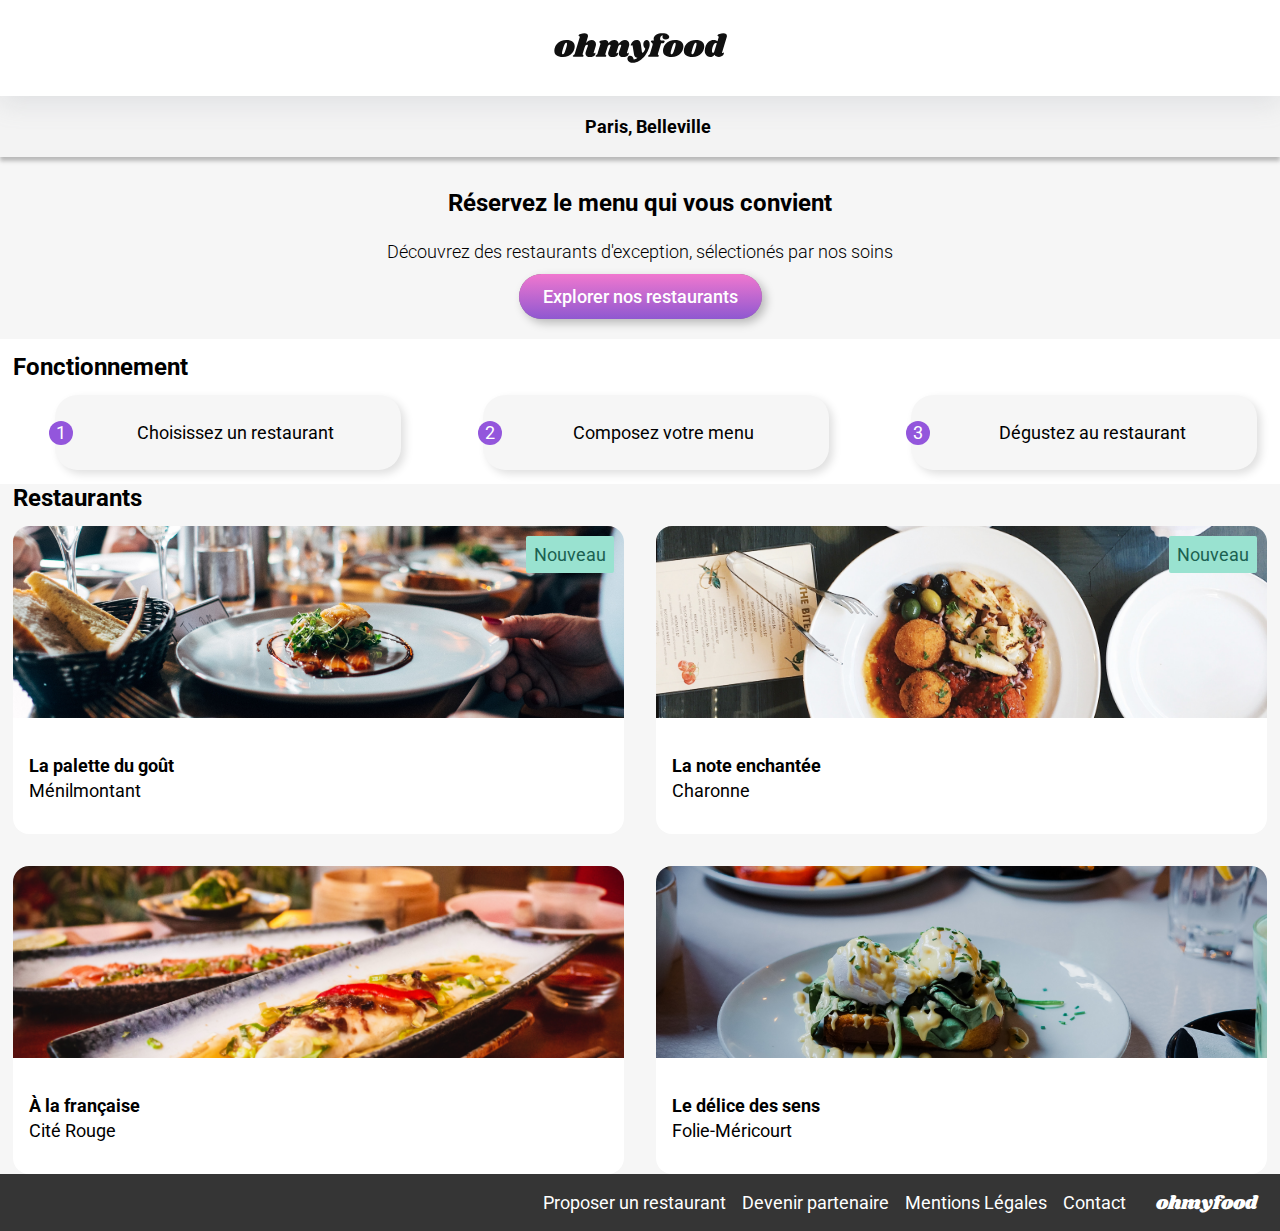
<file: index.html>
<!DOCTYPE html>
<html lang="fr">

<head>
    <meta charset="utf-8">
    <meta name="viewport" content="width=device-width, initial-scale=1" />
    <title>Oh My Food</title>
    <link rel="preconnect" href="https://fonts.googleapis.com">
    <link rel="preconnect" href="https://fonts.gstatic.com" crossorigin>
    <link
        href="https://fonts.googleapis.com/css2?family=Roboto:ital,wght@0,100;0,300;0,400;0,500;0,700;0,900;1,100;1,300;1,400;1,500;1,700;1,900&display=swap"
        rel="stylesheet">
    <link rel="preconnect" href="https://fonts.googleapis.com">
    <link rel="preconnect" href="https://fonts.gstatic.com" crossorigin>
    <link href="https://fonts.googleapis.com/css2?family=Shrikhand&display=swap" rel="stylesheet">
    <link rel="stylesheet" href="https://cdnjs.cloudflare.com/ajax/libs/font-awesome/6.2.1/css/all.min.css"
        integrity="sha512-MV7K8+y+gLIBoVD59lQIYicR65iaqukzvf/nwasF0nqhPay5w/9lJmVM2hMDcnK1OnMGCdVK+iQrJ7lzPJQd1w=="
        crossorigin="anonymous" referrerpolicy="no-referrer" />
    <link href="style.css" rel="stylesheet">

</head>

<body>
    <div class="loader__container">
        <div class="loader"></div>
    </div>
    <header>
        <div class="header flexcenter">
            <img class="headerlogo" src="images/logo/ohmyfood@2x.svg" height="30" width="173" alt="logo Oh my food">
        </div>
    </header>
    <main>
        <section id="location" class="local">
            <i class="fa-solid fa-location-dot local__icon" aria-hidden="true"></i>
            <span class="local__text">Paris, Belleville</span>
        </section>
        <section id="Hero" class="hero fond">
            <h2 class="hero__title">Réservez le menu qui
                vous convient
            </h2>
            <p class="hero__subtitle"> Découvrez des restaurants d'exception, sélectionés par nos soins</p>
            <a class="hero__btn"> Explorer nos restaurants</a>
        </section>
        <section id="Tuto" class="tuto">
            <div class="container">
                <h2 class="tuto__title">Fonctionnement</h2>
                <ol class="tuto__steps">
                    <li class="tuto__step flexcenter">
                        <p class="elipse flexcenter">1</p>
                        <i class="fa-solid fa-mobile-screen-button tuto__icon"></i>
                        <span class="text">Choisissez un restaurant</span>
                    </li>
                    <li class="tuto__step flexcenter">
                        <p class="elipse flexcenter">2</p>
                        <i class="fa-solid fa-list-ul tuto__icon"></i>
                        <span class="text">Composez votre menu</span>
                    </li>
                    <li class="tuto__step flexcenter">
                        <p class="elipse flexcenter">3</p>
                        <i class="fa-solid fa-store tuto__icon"></i>
                        <span class="text">Dégustez au restaurant</span>
                    </li>
                </ol>
            </div>
        </section>
        <section id="restaurant" class="restaurant fond">
            <div class="container">
                <h2 class="restaurant__title">Restaurants</h2>
                <div class="cards">
                    <a class="card" href="lapalettedugout.html">
                        <img src="images/restaurants/jay-wennington-N_Y88TWmGwA-unsplash.jpg" alt="la palette du goût"
                            class="card__img">
                        <span class="card__badge">Nouveau</span>
                        <div class="card__footer">
                            <div class="card__content">
                                <h3 class="card__title">La palette du goût</h3>
                                <span class="card__subtitle">Ménilmontant</span>
                            </div>
                            <div class="card__btn menu__btn">
                                <i class="fa-regular fa-heart"></i>
                            </div>
                        </div>
                    </a>
                    <a class="card" href="lanoteenchante.html">
                        <img src="images/restaurants/stil-u2Lp8tXIcjw-unsplash.jpg" alt="la note enchantée"
                            class="card__img">
                        <span class="card__badge">Nouveau</span>
                        <div class="card__footer">
                            <div class="card__content">
                                <h3 class="card__title">La note enchantée</h3>
                                <span class="card__subtitle">Charonne</span>
                            </div>
                            <div class="card__btn menu__btn">
                                <i class="fa-regular fa-heart"></i>
                            </div>
                        </div>
                    </a>
                    <a class="card" href="alafrancaise.html">
                        <img src="images/restaurants/louis-hansel-shotsoflouis-qNBGVyOCY8Q-unsplash.jpg"
                            alt="À la française" class="card__img">
                        <div class="card__footer">
                            <div class="card__content">
                                <h3 class="card__title">À la française</h3>
                                <span class="card__subtitle">Cité Rouge</span>
                            </div>
                            <div class="card__btn menu__btn">
                                <i class="fa-regular fa-heart"></i>
                            </div>
                        </div>
                    </a>
                    <a class="card" href="ledelicedessens.html">
                        <img src="images/restaurants/toa-heftiba-DQKerTsQwi0-unsplash.jpg" alt="le délice des sens"
                            class="card__img">
                        <div class="card__footer">
                            <div class="card__content">
                                <h3 class="card__title">Le délice des sens</h3>
                                <span class="card__subtitle">Folie-Méricourt</span>
                            </div>
                            <div class="card__btn menu__btn">
                                <i class="fa-regular fa-heart"></i>
                            </div>
                        </div>
                    </a>
                </div>
        </section>
    </main>
    <footer class="fondgrisfonce">
        <div class="flexreverse container">
            <span class="footer__logo">ohmyfood</span>
            <ul class="footer__list flexrow">
                <li class="footer__listElt">
                    <a class="footer__link" href="#">
                        <i class="fa-solid fa-utensils"></i>
                        Proposer un restaurant
                    </a>
                </li>
                <li class="footer__listElt">
                    <a class="footer__link" href="#">
                        <i class="fa-solid fa-handshake-angle"></i>
                        Devenir partenaire
                    </a>
                </li>
                <li class="footer__listElt">
                    <a class="footer__link" href="#">
                        Mentions Légales
                    </a>
                </li>
                <li class="footer__listElt">
                    <a class="footer__link" href="mailto:contact@ohmyfood.com">
                        Contact
                    </a>
                </li>
            </ul>
        </div>
    </footer>
</body>

</html>
</file>
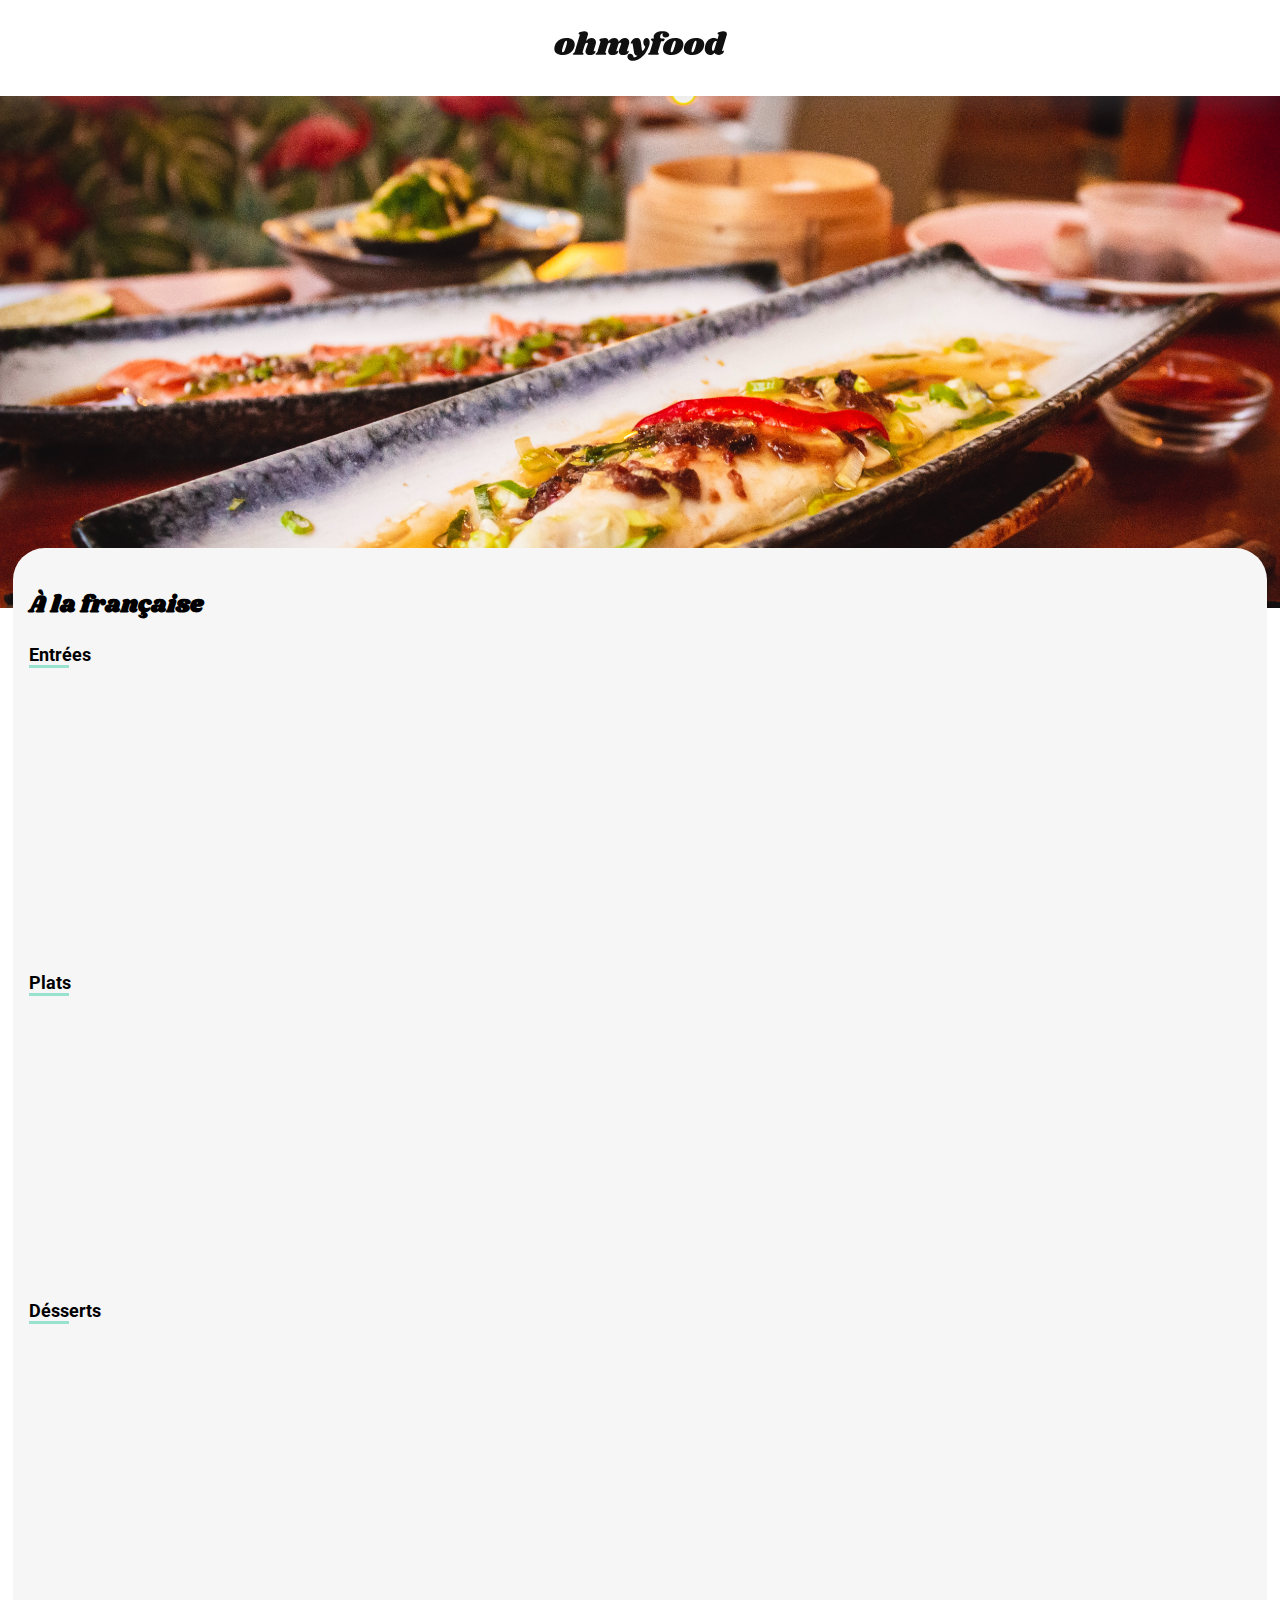
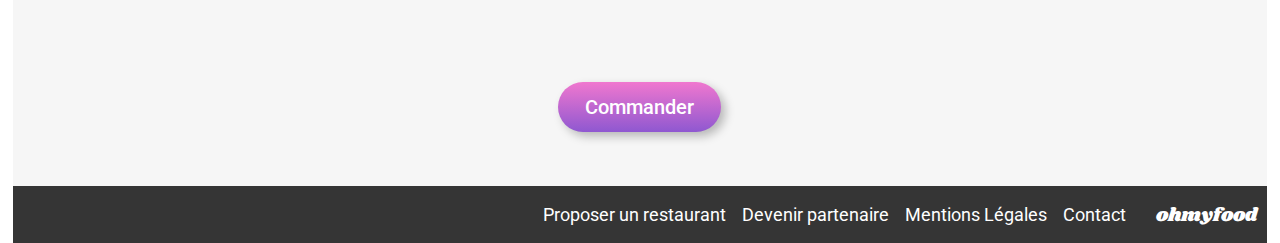
<file: alafrancaise.html>
<!DOCTYPE html>
<html lang="fr">

<head>
    <meta charset="utf-8">
    <meta name="viewport" content="width=device-width, initial-scale=1" />
    <title>A la française</title>
    <link rel="preconnect" href="https://fonts.googleapis.com">
    <link rel="preconnect" href="https://fonts.gstatic.com" crossorigin>
    <link
        href="https://fonts.googleapis.com/css2?family=Roboto:ital,wght@0,100;0,300;0,400;0,500;0,700;0,900;1,100;1,300;1,400;1,500;1,700;1,900&display=swap"
        rel="stylesheet">
    <link rel="preconnect" href="https://fonts.googleapis.com">
    <link rel="preconnect" href="https://fonts.gstatic.com" crossorigin>
    <link href="https://fonts.googleapis.com/css2?family=Shrikhand&display=swap" rel="stylesheet">
    <link rel="stylesheet" href="https://cdnjs.cloudflare.com/ajax/libs/font-awesome/6.2.1/css/all.min.css"
        integrity="sha512-MV7K8+y+gLIBoVD59lQIYicR65iaqukzvf/nwasF0nqhPay5w/9lJmVM2hMDcnK1OnMGCdVK+iQrJ7lzPJQd1w=="
        crossorigin="anonymous" referrerpolicy="no-referrer" />
    <link href="style.css" rel="stylesheet">
</head>

<body>
    <header class="header header__back flexcenter">
        <div class="restocontainer">
            <a href="index.html">
                <i class="fa-solid fa-arrow-left header__arrow"></i>
            </a>
            <img class="headerlogo" src="images/logo/ohmyfood@2x.svg" height="30" width="173" alt="logo Oh my food">
        </div>
    </header>
    <img src="images/restaurants/louis-hansel-shotsoflouis-qNBGVyOCY8Q-unsplash.jpg" alt="À la française"
        class="heroimg">
    <main class="container menu">
        <header class="menu__header">
            <h2 class="menu__title">À la française</h2>
            <div class="card__btn menu__btn">
                <i class="fa-regular fa-heart"></i>
            </div>
        </header>
        <div class="menusresto">
            <section class="menuresto">
                <h3 class="menuresto__title">Entrées</h3>
                <div class="border"></div>
                <article class="menuitem">
                    <div class="menucontent">
                        <div class="menuitem__header">
                            <h4 class="menuitem__title">Tartare de poulpe acidulé</h4>
                            <p class="menuitem__sous">Aux zestes d'orange</p>
                        </div>
                        <div class="menuitem__prix">25€</div>
                    </div>
                    <div class="confirmation">
                        <div class="wrapicon">
                            <i class="fa-solid fa-check"></i>
                        </div>
                    </div>
                </article>
                <article class="menuitem">
                    <div class="menucontent">
                        <div class="menuitem__header">
                            <h4 class="menuitem__title">Velouté de légumes d'antan</h4>
                            <p class="menuitem__sous">Carotte, panais, topinambour</p>
                        </div>
                        <div class="menuitem__prix">35€</div>
                    </div>
                    <div class="confirmation">
                        <div class="wrapicon">
                            <i class="fa-solid fa-check"></i>
                        </div>
                    </div>
                </article>
                <article class="menuitem">
                    <div class="menucontent">
                        <div class="menuitem__header">
                            <h4 class="menuitem__title">Soupe à l'oignon</h4>
                            <p class="menuitem__sous">Revisitée</p>
                        </div>
                        <div class="menuitem__prix">20€</div>
                    </div>
                    <div class="confirmation">
                        <div class="wrapicon">
                            <i class="fa-solid fa-check"></i>
                        </div>
                    </div>
                </article>
            </section>
            <section class="menuresto">
                <h3 class="menuresto__title">Plats</h3>
                <div class="border"></div>
                <article class="menuitem">
                    <div class="menucontent">
                        <div class="menuitem__header">
                            <h4 class="menuitem__title">Coquille Saint-Jacques</h4>
                            <p class="menuitem__sous">Accompagnées d'une purée de panais</p>
                        </div>
                        <div class="menuitem__prix">40€</div>
                    </div>
                    <div class="confirmation">
                        <div class="wrapicon">
                            <i class="fa-solid fa-check"></i>
                        </div>
                    </div>
                </article>
                <article class="menuitem">
                    <div class="menucontent">
                        <div class="menuitem__header">
                            <h4 class="menuitem__title">Magret de canard</h4>
                            <p class="menuitem__sous">Et parmentier de pommes de terre</p>
                        </div>
                        <div class="menuitem__prix">35€</div>
                    </div>
                    <div class="confirmation">
                        <div class="wrapicon">
                            <i class="fa-solid fa-check"></i>
                        </div>
                    </div>
                </article>
                <article class="menuitem">
                    <div class="menucontent">
                        <div class="menuitem__header">
                            <h4 class="menuitem__title">Pigeonneau d'Ille-et-Vilaine</h4>
                            <p class="menuitem__sous">Sur son lit de gnocchis aux legumes</p>
                        </div>
                        <div class="menuitem__prix">44€</div>
                    </div>
                    <div class="confirmation">
                        <div class="wrapicon">
                            <i class="fa-solid fa-check"></i>
                        </div>
                    </div>
                </article>
            </section>
            <section class="menuresto">
                <h3 class="menuresto__title">Désserts</h3>
                <div class="border"></div>
                <article class="menuitem">
                    <div class="menucontent">
                        <div class="menuitem__header">
                            <h4 class="menuitem__title">Pétales de violette glacés</h4>
                            <p class="menuitem__sous">Et purée de noisettes</p>
                        </div>
                        <div class="menuitem__prix">18€</div>
                    </div>
                    <div class="confirmation">
                        <div class="wrapicon">
                            <i class="fa-solid fa-check"></i>
                        </div>
                    </div>
                </article>
                <article class="menuitem">
                    <div class="menucontent">
                        <div class="menuitem__header">
                            <h4 class="menuitem__title">Fondant au chocolat</h4>
                            <p class="menuitem__sous">Revisité</p>
                        </div>
                        <div class="menuitem__prix">22€</div>
                    </div>
                    <div class="confirmation">
                        <div class="wrapicon">
                            <i class="fa-solid fa-check"></i>
                        </div>
                    </div>
                </article>
                <article class="menuitem">
                    <div class="menucontent">
                        <div class="menuitem__header">
                            <h4 class="menuitem__title">Millefeuille croustillant</h4>
                            <p class="menuitem__sous">Myrtille et pâte d'amande</p>
                        </div>
                        <div class="menuitem__prix">23€</div>
                    </div>
                    <div class="confirmation">
                        <div class="wrapicon">
                            <i class="fa-solid fa-check"></i>
                        </div>
                    </div>
                </article>
            </section>
        </div>
        <div class="wrapbtn">
            <button class="btncommand">Commander</button>
        </div>
    </main>
    <footer class="fondgrisfonce container">
        <div class="flexreverse">
            <span class="footer__logo logodesktop">ohmyfood</span>
            <ul class="footer__list flexrow">
                <li class="footer__listElt">
                    <a class="footer__link" href="#">
                        <i class="fa-solid fa-utensils"></i>
                        Proposer un restaurant
                    </a>
                </li>
                <li class="footer__listElt">
                    <a class="footer__link" href="#">
                        <i class="fa-solid fa-handshake-angle"></i>
                        Devenir partenaire
                    </a>
                </li>
                <li class="footer__listElt">
                    <a class="footer__link" href="#">
                        Mentions Légales
                    </a>
                </li>
                <li class="footer__listElt">
                    <a class="footer__link" href="mailto:contact@ohmyfood.com">
                        Contact
                    </a>
                </li>
            </ul>
        </div>
    </footer>
</body>

</html>
</file>
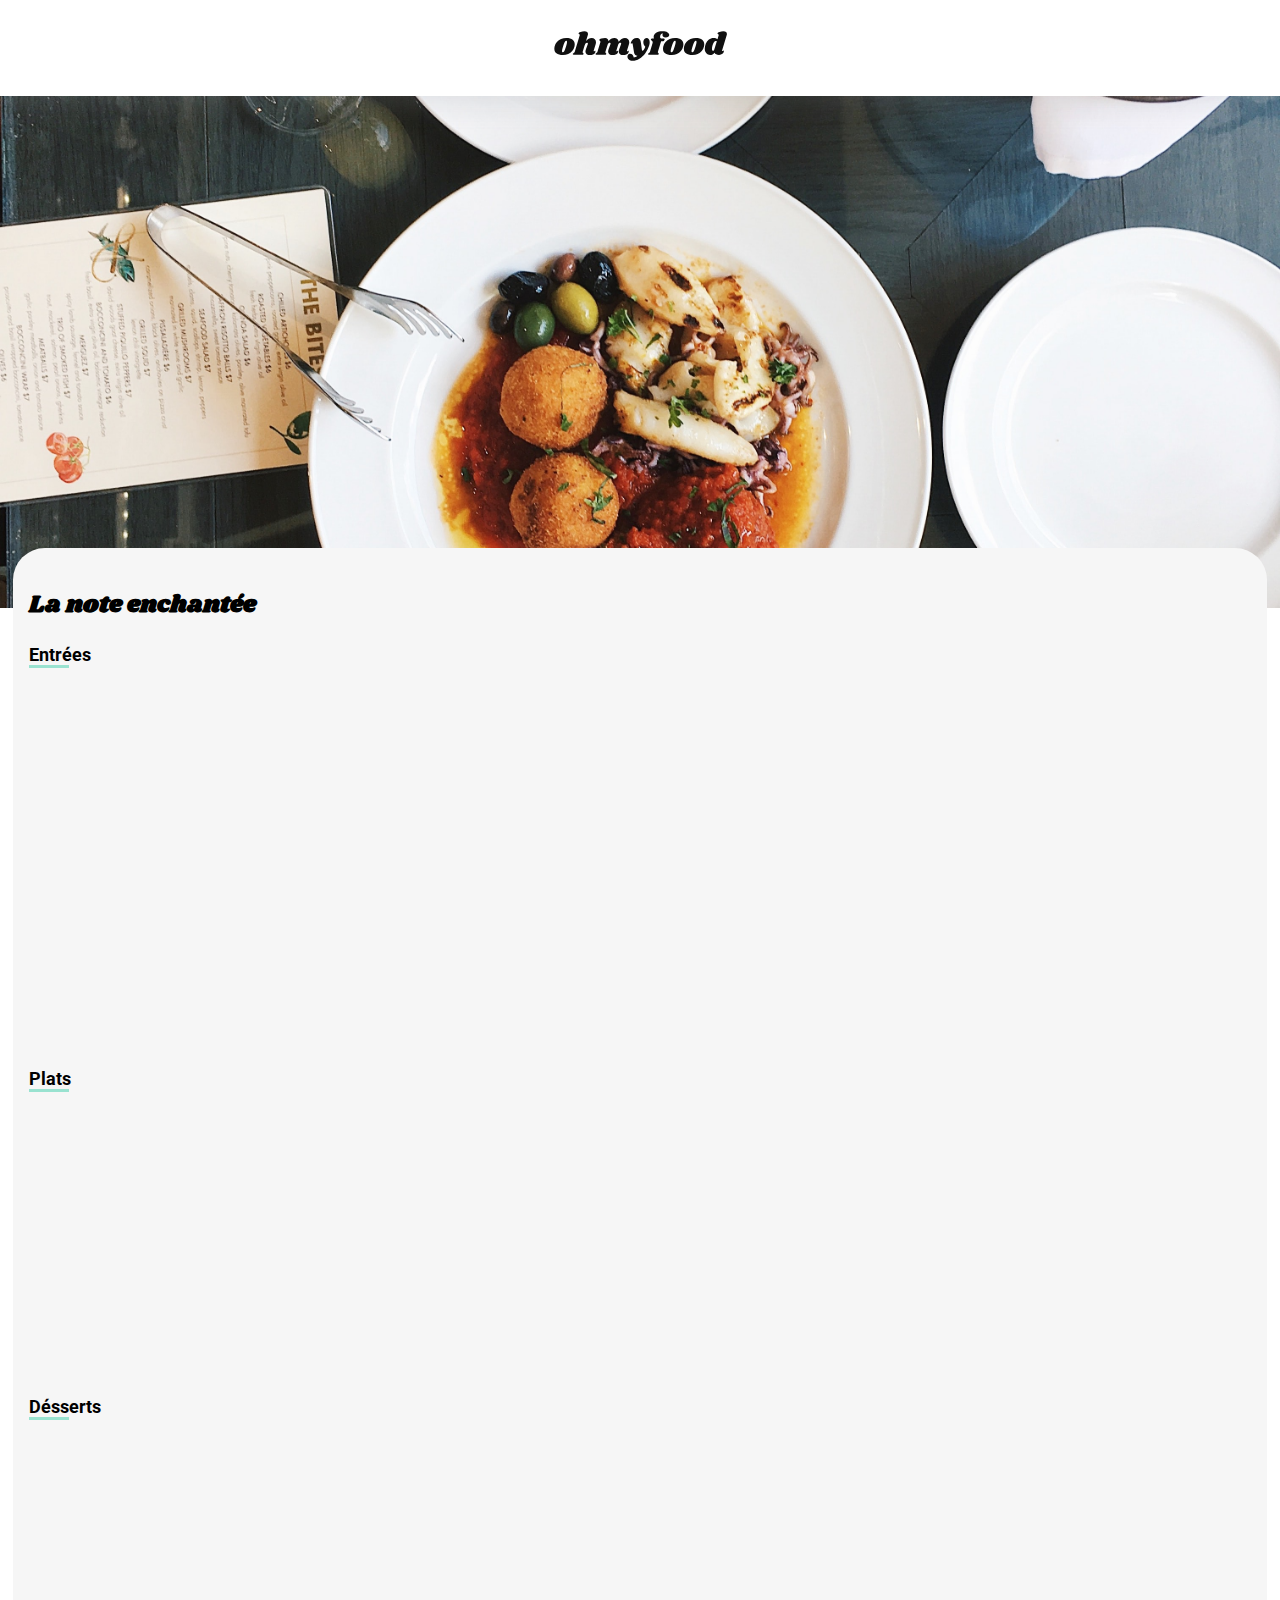
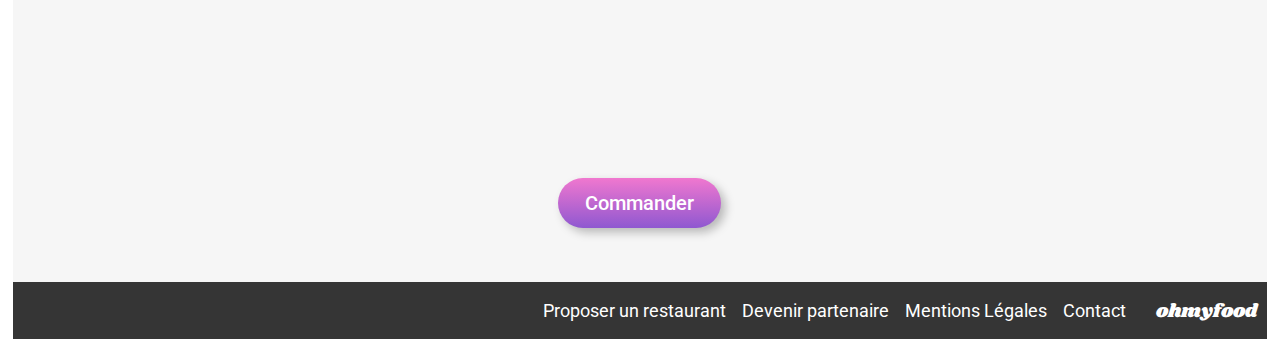
<file: lanoteenchante.html>
<!DOCTYPE html>
<html lang="fr">

<head>
    <meta charset="utf-8">
    <meta name="viewport" content="width=device-width, initial-scale=1" />
    <title>La note enchantée</title>
    <link rel="preconnect" href="https://fonts.googleapis.com">
    <link rel="preconnect" href="https://fonts.gstatic.com" crossorigin>
    <link
        href="https://fonts.googleapis.com/css2?family=Roboto:ital,wght@0,100;0,300;0,400;0,500;0,700;0,900;1,100;1,300;1,400;1,500;1,700;1,900&display=swap"
        rel="stylesheet">
    <link rel="preconnect" href="https://fonts.googleapis.com">
    <link rel="preconnect" href="https://fonts.gstatic.com" crossorigin>
    <link href="https://fonts.googleapis.com/css2?family=Shrikhand&display=swap" rel="stylesheet">
    <link rel="stylesheet" href="https://cdnjs.cloudflare.com/ajax/libs/font-awesome/6.2.1/css/all.min.css"
        integrity="sha512-MV7K8+y+gLIBoVD59lQIYicR65iaqukzvf/nwasF0nqhPay5w/9lJmVM2hMDcnK1OnMGCdVK+iQrJ7lzPJQd1w=="
        crossorigin="anonymous" referrerpolicy="no-referrer" />
    <link href="style.css" rel="stylesheet">
</head>

<body>
    <header class="header header__back flexcenter">
        <div class="restocontainer">
            <a href="index.html">
                <i class="fa-solid fa-arrow-left header__arrow"></i>
            </a>
            <img class="headerlogo" src="images/logo/ohmyfood@2x.svg" height="30" width="173" alt="logo Oh my food">
        </div>
    </header>
    <img src="images/restaurants/stil-u2Lp8tXIcjw-unsplash.jpg" alt="La note enchantée" class="heroimg">
    <main class="container menu">
        <header class="menu__header">
            <h2 class="menu__title">La note enchantée</h2>
            <div class="card__btn menu__btn">
                <i class="fa-regular fa-heart"></i>
            </div>
        </header>
        <div class="menusresto">
            <section class="menuresto">
                <h3 class="menuresto__title">Entrées</h3>
                <div class="border"></div>
                <article class="menuitem">
                    <div class="menucontent">
                        <div class="menuitem__header">
                            <h4 class="menuItem__title">Ravioles de foie gras</h4>
                            <p class="menuitem__sous">Accompagnée de leur crème à la truffe</p>
                        </div>
                        <div class="menuitem__prix">25€</div>
                    </div>
                    <div class="confirmation">
                        <div class="wrapicon">
                            <i class="fa-solid fa-check"></i>
                        </div>
                    </div>
                </article>
                <article class="menuitem">
                    <div class="menucontent">
                        <div class="menuitem__header">
                            <h4 class="menuItem__title">Caviar osciètre</h4>
                            <p class="menuitem__sous">sur blini à la farine de blé noir</p>
                        </div>
                        <div class="menuitem__prix">35€</div>
                    </div>
                    <div class="confirmation">
                        <div class="wrapicon">
                            <i class="fa-solid fa-check"></i>
                        </div>
                    </div>
                </article>
                <article class="menuitem">
                    <div class="menucontent">
                        <div class="menuitem__header">
                            <h4 class="menuItem__title">Homard et espuma de potiron</h4>
                            <p class="menuitem__sous">Marinés aux zestes d'orange</p>
                        </div>
                        <div class="menuitem__prix">20€</div>
                    </div>
                    <div class="confirmation">
                        <div class="wrapicon">
                            <i class="fa-solid fa-check"></i>
                        </div>
                    </div>
                </article>
                <article class="menuitem">
                    <div class="menucontent">
                        <div class="menuitem__header">
                            <h4 class="menuItem__title">Foie gras de canard cuit entier</h4>
                            <p class="menuitem__sous">Confiture de figue et pain toasté</p>
                        </div>
                        <div class="menuitem__prix">35€</div>
                    </div>
                    <div class="confirmation">
                        <div class="wrapicon">
                            <i class="fa-solid fa-check"></i>
                        </div>
                    </div>
                </article>
            </section>
            <section class="menuresto">
                <h3 class="menuresto__title">Plats</h3>
                <div class="border"></div>
                <article class="menuitem">
                    <div class="menucontent">
                        <div class="menuitem__header">
                            <h4 class="menuItem__title">Noix de coquille Saint-Jacques</h4>
                            <p class="menuitem__sous">Sur lit de purée de céleri-rave</p>
                        </div>
                        <div class="menuitem__prix">40€</div>
                    </div>
                    <div class="confirmation">
                        <div class="wrapicon">
                            <i class="fa-solid fa-check"></i>
                        </div>
                    </div>
                </article>
                <article class="menuitem">
                    <div class="menucontent">
                        <div class="menuitem__header">
                            <h4 class="menuItem__title">Langoustine poêlée</h4>
                            <p class="menuitem__sous">Purée de patate douce</p>
                        </div>
                        <div class="menuitem__prix">35€</div>
                    </div>
                    <div class="confirmation">
                        <div class="wrapicon">
                            <i class="fa-solid fa-check"></i>
                        </div>
                    </div>
                </article>
                <article class="menuitem">
                    <div class="menucontent">
                        <div class="menuitem__header">
                            <h4 class="menuItem__title">Mijoté de queue de boeuf</h4>
                            <p class="menuitem__sous">Et riz sauvage aux zestes de citron</p>
                        </div>
                        <div class="menuitem__prix">44€</div>
                    </div>
                    <div class="confirmation">
                        <div class="wrapicon">
                            <i class="fa-solid fa-check"></i>
                        </div>
                    </div>
                </article>
            </section>
            <section class="menuresto">
                <h3 class="menuresto__title">Désserts</h3>
                <div class="border"></div>
                <article class="menuitem">
                    <div class="menucontent">
                        <div class="menuitem__header">
                            <h4 class="menuItem__title">Macaron noisette et chocolat</h4>
                            <p class="menuitem__sous">Glace au caramel brun et sel de Guérande</p>
                        </div>
                        <div class="menuitem__prix">18€</div>
                    </div>
                    <div class="confirmation">
                        <div class="wrapicon">
                            <i class="fa-solid fa-check"></i>
                        </div>
                    </div>
                </article>
                <article class="menuitem">
                    <div class="menucontent">
                        <div class="menuitem__header">
                            <h4 class="menuItem__title">Baba au rhum revisité</h4>
                            <p class="menuitem__sous">Avec son coulis de citron</p>
                        </div>
                        <div class="menuitem__prix">22€</div>
                    </div>
                    <div class="confirmation">
                        <div class="wrapicon">
                            <i class="fa-solid fa-check"></i>
                        </div>
                    </div>
                </article>
                <article class="menuitem">
                    <div class="menucontent">
                        <div class="menuitem__header">
                            <h4 class="menuItem__title">Tarte au citron meringuée</h4>
                            <p class="menuitem__sous">Destructurée</p>
                        </div>
                        <div class="menuitem__prix">23€</div>
                    </div>
                    <div class="confirmation">
                        <div class="wrapicon">
                            <i class="fa-solid fa-check"></i>
                        </div>
                    </div>
                </article>
            </section>
        </div>
        <div class="wrapbtn">
            <button class="btncommand">Commander</button>
        </div>
    </main>
    <footer class="fondgrisfonce container">
        <div class="flexreverse">
            <span class="footer__logo logodesktop">ohmyfood</span>
            <ul class="footer__list flexrow">
                <li class="footer__listElt">
                    <a class="footer__link" href="#">
                        <i class="fa-solid fa-utensils"></i>
                        Proposer un restaurant
                    </a>
                </li>
                <li class="footer__listElt">
                    <a class="footer__link" href="#">
                        <i class="fa-solid fa-handshake-angle"></i>
                        Devenir partenaire
                    </a>
                </li>
                <li class="footer__listElt">
                    <a class="footer__link" href="#">
                        Mentions Légales
                    </a>
                </li>
                <li class="footer__listElt">
                    <a class="footer__link" href="mailto:contact@ohmyfood.com">
                        Contact
                    </a>
                </li>
            </ul>
        </div>
    </footer>
</body>

</html>
</file>
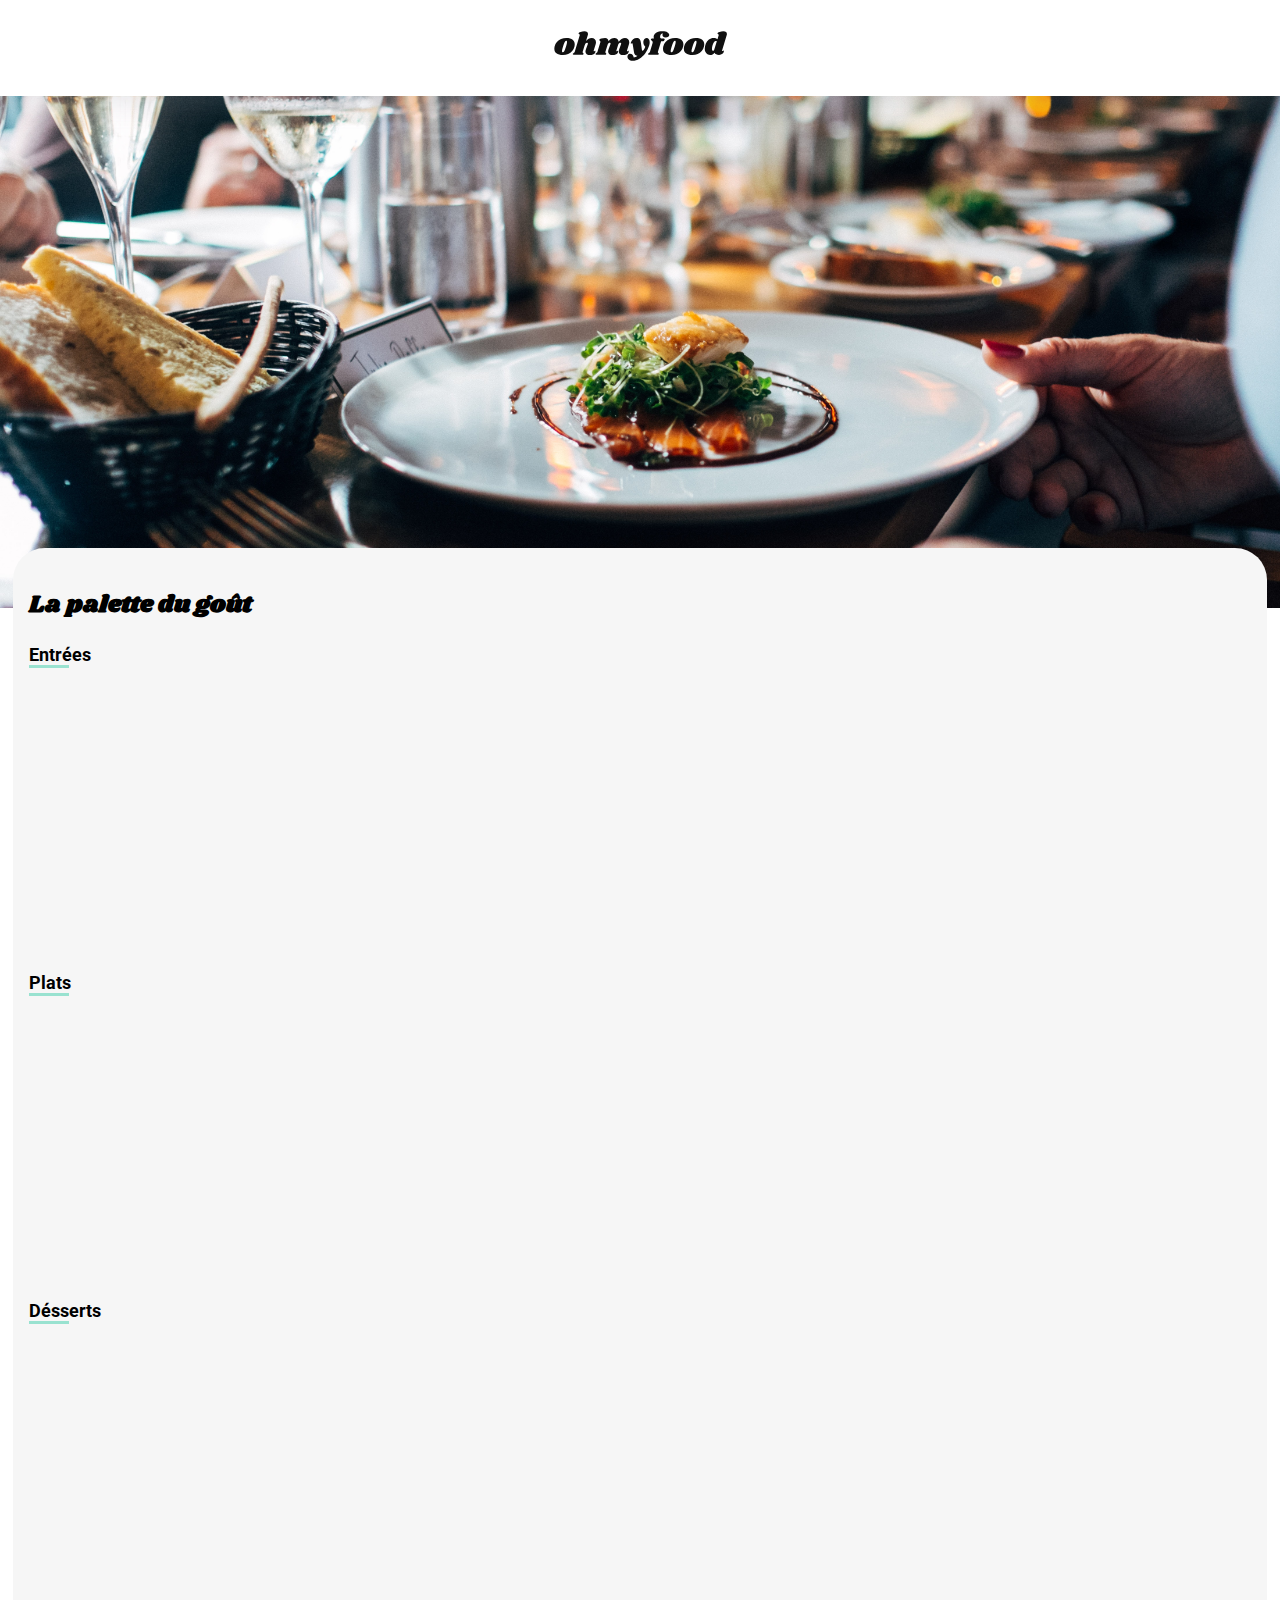
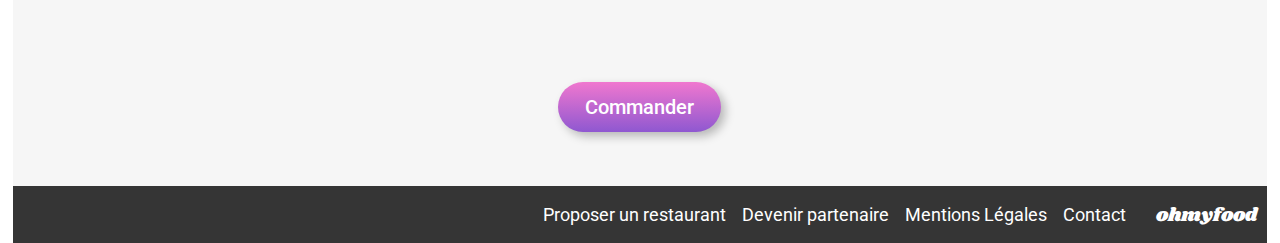
<file: lapalettedugout.html>
<!DOCTYPE html>
<html lang="fr">

<head>
    <meta charset="utf-8">
    <meta name="viewport" content="width=device-width, initial-scale=1" />
    <title>La palette du goût</title>
    <link rel="preconnect" href="https://fonts.googleapis.com">
    <link rel="preconnect" href="https://fonts.gstatic.com" crossorigin>
    <link
        href="https://fonts.googleapis.com/css2?family=Roboto:ital,wght@0,100;0,300;0,400;0,500;0,700;0,900;1,100;1,300;1,400;1,500;1,700;1,900&display=swap"
        rel="stylesheet">
    <link rel="preconnect" href="https://fonts.googleapis.com">
    <link rel="preconnect" href="https://fonts.gstatic.com" crossorigin>
    <link href="https://fonts.googleapis.com/css2?family=Shrikhand&display=swap" rel="stylesheet">
    <link rel="stylesheet" href="https://cdnjs.cloudflare.com/ajax/libs/font-awesome/6.2.1/css/all.min.css"
        integrity="sha512-MV7K8+y+gLIBoVD59lQIYicR65iaqukzvf/nwasF0nqhPay5w/9lJmVM2hMDcnK1OnMGCdVK+iQrJ7lzPJQd1w=="
        crossorigin="anonymous" referrerpolicy="no-referrer" />
    <link href="style.css" rel="stylesheet">
</head>

<body>
    <header class="header header__back flexcenter">
        <div class="restocontainer">
            <a href="index.html">
                <i class="fa-solid fa-arrow-left header__arrow"></i>
            </a>
            <img class="headerlogo" src="images/logo/ohmyfood@2x.svg" height="30" width="173" alt="logo Oh my food">
        </div>
    </header>
    <img src="images/restaurants/jay-wennington-N_Y88TWmGwA-unsplash.jpg" alt="La palette du goût" class="heroimg">
    <main class="container menu">
        <header class="menu__header">
            <h2 class="menu__title">La palette du goût</h2>
            <div class="card__btn menu__btn">
                <i class="fa-regular fa-heart"></i>
            </div>
        </header>
        <div class="menusresto">
            <section class="menuresto">
                <h3 class="menuresto__title">Entrées</h3>
                <div class="border"></div>
                <article class="menuitem">
                    <div class="menucontent">
                        <div class="menuitem__header">
                            <h4 class="menuItem__title">Fricassée d'escargot</h4>
                            <p class="menuitem__sous">Au piment d'Espelette</p>
                        </div>
                        <div class="menuitem__prix">25€</div>
                    </div>
                    <div class="confirmation">
                        <div class="wrapicon">
                            <i class="fa-solid fa-check"></i>
                        </div>
                    </div>
                </article>
                <article class="menuitem">
                    <div class="menucontent">
                        <div class="menuitem__header">
                            <h4 class="menuItem__title">Foie gras decanard mi-cuit</h4>
                            <p class="menuitem__sous">Et ses copeaux de truffe noire</p>
                        </div>
                        <div class="menuitem__prix">35€</div>
                    </div>
                    <div class="confirmation">
                        <div class="wrapicon">
                            <i class="fa-solid fa-check"></i>
                        </div>
                    </div>
                </article>
                <article class="menuitem">
                    <div class="menucontent">
                        <div class="menuitem__header">
                            <h4 class="menuItem__title">Oeuf au plat</h4>
                            <p class="menuitem__sous">Assaisonné à la truffe sur lit de Caviar</p>
                        </div>
                        <div class="menuitem__prix">20€</div>
                    </div>
                    <div class="confirmation">
                        <div class="wrapicon">
                            <i class="fa-solid fa-check"></i>
                        </div>
                    </div>
                </article>
            </section>
            <section class="menuresto">
                <h3 class="menuresto__title">Plats</h3>
                <div class="border"></div>
                <article class="menuitem">
                    <div class="menucontent">
                        <div class="menuitem__header">
                            <h4 class="menuItem__title">Filet de bœuf aux herbes</h4>
                            <p class="menuitem__sous">Accompagné de sa ribambelle de légumes</p>
                        </div>
                        <div class="menuitem__prix">40€</div>
                    </div>
                    <div class="confirmation">
                        <div class="wrapicon">
                            <i class="fa-solid fa-check"></i>
                        </div>
                    </div>
                </article>
                <article class="menuitem">
                    <div class="menucontent">
                        <div class="menuitem__header">
                            <h4 class="menuItem__title">Parmentier de queue de bœuf</h4>
                            <p class="menuitem__sous">À la truffe noire sur sa purée de panais</p>
                        </div>
                        <div class="menuitem__prix">35€</div>
                    </div>
                    <div class="confirmation">
                        <div class="wrapicon">
                            <i class="fa-solid fa-check"></i>
                        </div>
                    </div>
                </article>
                <article class="menuitem">
                    <div class="menucontent">
                        <div class="menuitem__header">
                            <h4 class="menuItem__title">Filet de turbot</h4>
                            <p class="menuitem__sous">Aux agrumes</p>
                        </div>
                        <div class="menuitem__prix">44€</div>
                    </div>
                    <div class="confirmation">
                        <div class="wrapicon">
                            <i class="fa-solid fa-check"></i>
                        </div>
                    </div>
                </article>
            </section>
            <section class="menuresto">
                <h3 class="menuresto__title">Désserts</h3>
                <div class="border"></div>
                <article class="menuitem">
                    <div class="menucontent">
                        <div class="menuitem__header">
                            <h4 class="menuItem__title">Paris-Brest</h4>
                            <p class="menuitem__sous">Revisité</p>
                        </div>
                        <div class="menuitem__prix">18€</div>
                    </div>
                    <div class="confirmation">
                        <div class="wrapicon">
                            <i class="fa-solid fa-check"></i>
                        </div>
                    </div>
                </article>
                <article class="menuitem">
                    <div class="menucontent">
                        <div class="menuitem__header">
                            <h4 class="menuItem__title">Macaron au chocolat d'exception</h4>
                            <p class="menuitem__sous">Et glace vanille de Madagascar</p>
                        </div>
                        <div class="menuitem__prix">22€</div>
                    </div>
                    <div class="confirmation">
                        <div class="wrapicon">
                            <i class="fa-solid fa-check"></i>
                        </div>
                    </div>
                </article>
                <article class="menuitem">
                    <div class="menucontent">
                        <div class="menuitem__header">
                            <h4 class="menuItem__title">Mousse au chocolat</h4>
                            <p class="menuitem__sous">Au piment d'Espelette et à la triuffe noire</p>
                        </div>
                        <div class="menuitem__prix">23€</div>
                    </div>
                    <div class="confirmation">
                        <div class="wrapicon">
                            <i class="fa-solid fa-check"></i>
                        </div>
                    </div>
                </article>
            </section>
        </div>
        <div class="wrapbtn">
            <button class="btncommand">Commander</button>
        </div>
    </main>
    <footer class="fondgrisfonce container">
        <div class="flexreverse">
            <span class="footer__logo logodesktop">ohmyfood</span>
            <ul class="footer__list flexrow">
                <li class="footer__listElt">
                    <a class="footer__link" href="#">
                        <i class="fa-solid fa-utensils"></i>
                        Proposer un restaurant
                    </a>
                </li>
                <li class="footer__listElt">
                    <a class="footer__link" href="#">
                        <i class="fa-solid fa-handshake-angle"></i>
                        Devenir partenaire
                    </a>
                </li>
                <li class="footer__listElt">
                    <a class="footer__link" href="#">
                        Mentions Légales
                    </a>
                </li>
                <li class="footer__listElt">
                    <a class="footer__link" href="mailto:contact@ohmyfood.com">
                        Contact
                    </a>
                </li>
            </ul>
        </div>
    </footer>
</body>

</html>
</file>
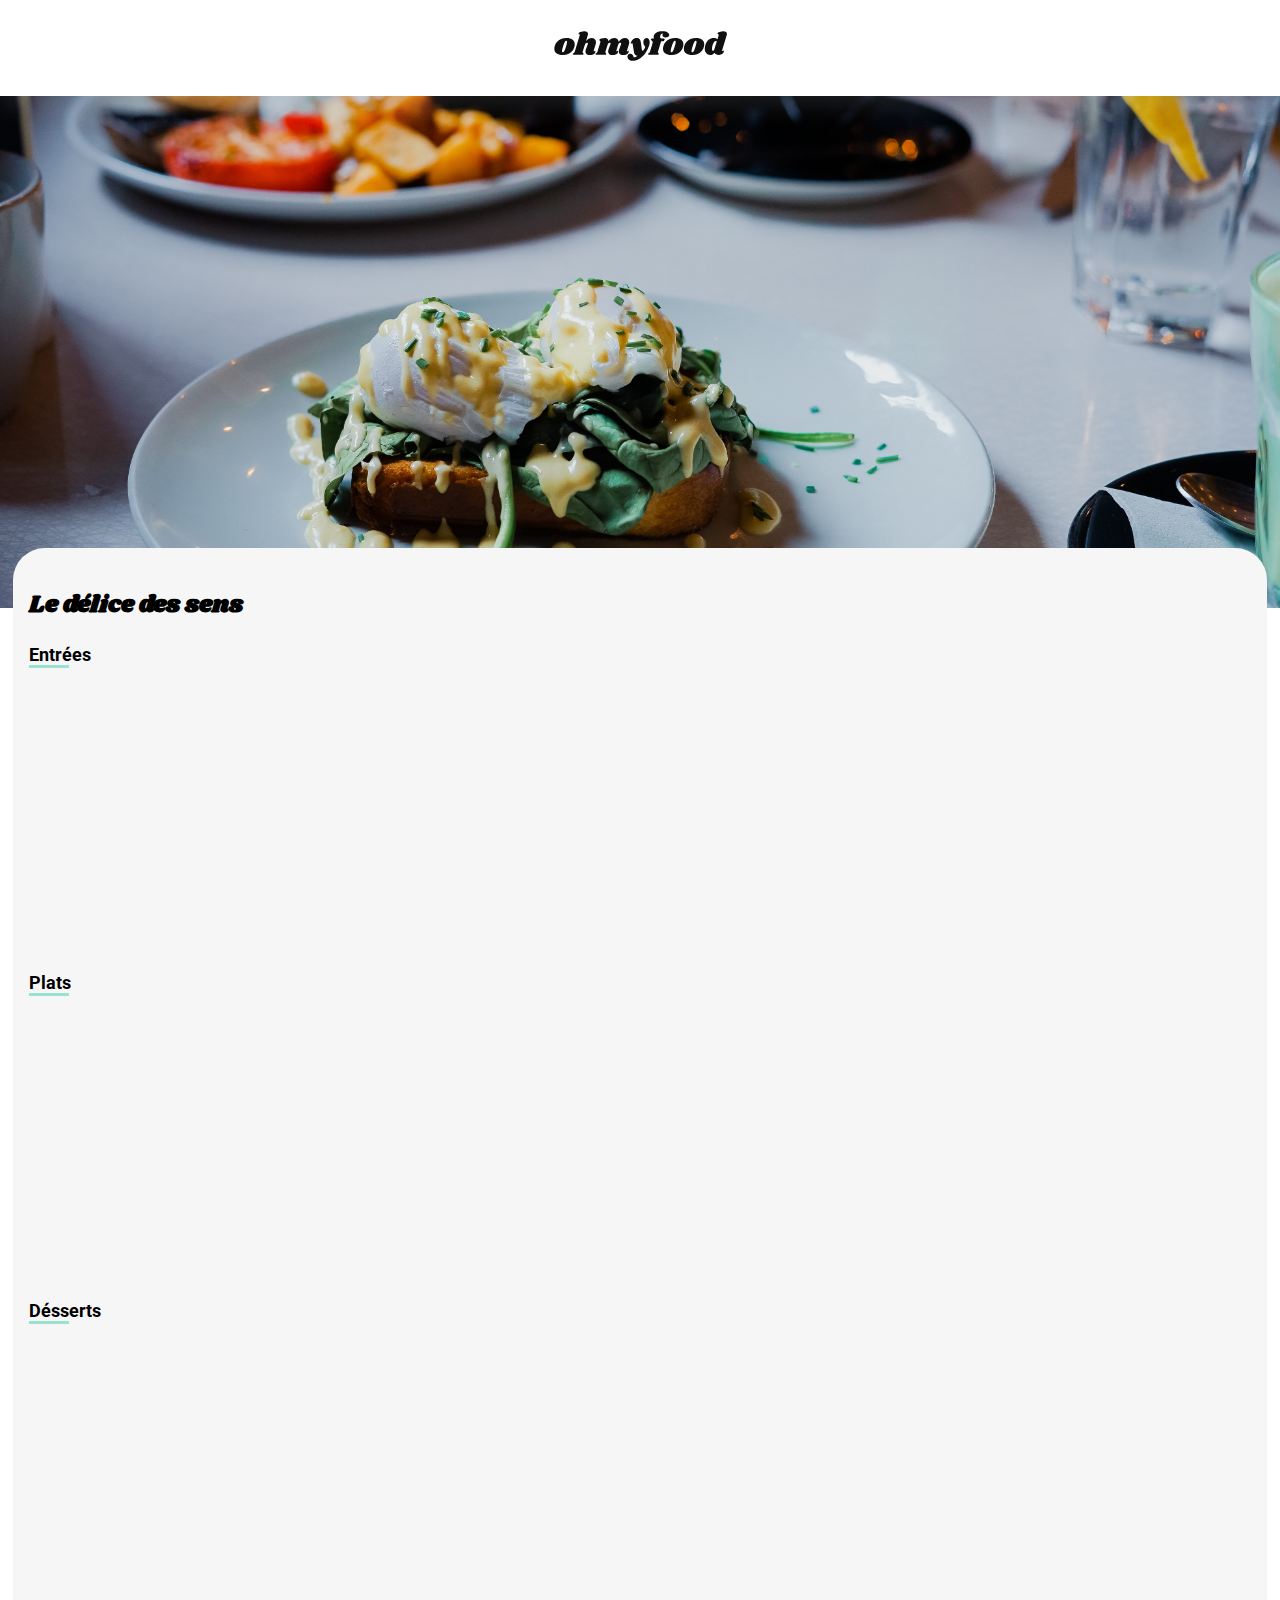
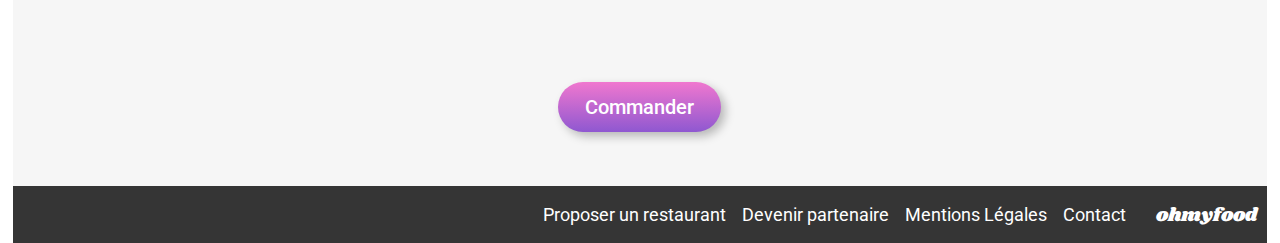
<file: ledelicedessens.html>
<!DOCTYPE html>
<html lang="fr">

<head>
    <meta charset="utf-8">
    <meta name="viewport" content="width=device-width, initial-scale=1" />
    <title>Le délice des sens</title>
    <link rel="preconnect" href="https://fonts.googleapis.com">
    <link rel="preconnect" href="https://fonts.gstatic.com" crossorigin>
    <link
        href="https://fonts.googleapis.com/css2?family=Roboto:ital,wght@0,100;0,300;0,400;0,500;0,700;0,900;1,100;1,300;1,400;1,500;1,700;1,900&display=swap"
        rel="stylesheet">
    <link rel="preconnect" href="https://fonts.googleapis.com">
    <link rel="preconnect" href="https://fonts.gstatic.com" crossorigin>
    <link href="https://fonts.googleapis.com/css2?family=Shrikhand&display=swap" rel="stylesheet">
    <link rel="stylesheet" href="https://cdnjs.cloudflare.com/ajax/libs/font-awesome/6.2.1/css/all.min.css"
        integrity="sha512-MV7K8+y+gLIBoVD59lQIYicR65iaqukzvf/nwasF0nqhPay5w/9lJmVM2hMDcnK1OnMGCdVK+iQrJ7lzPJQd1w=="
        crossorigin="anonymous" referrerpolicy="no-referrer" />
    <link href="style.css" rel="stylesheet">
</head>

<body>
    <header class="header header__back flexcenter">
        <div class="restocontainer">
            <a href="index.html">
                <i class="fa-solid fa-arrow-left header__arrow"></i>
            </a>
            <img class="headerlogo" src="images/logo/ohmyfood@2x.svg" height="30" width="173" alt="logo Oh my food">
        </div>
    </header>
    <img src="images/restaurants/toa-heftiba-DQKerTsQwi0-unsplash.jpg" alt="Le délice des sens" class="heroimg">
    <main class="container menu">
        <header class="menu__header">
            <h2 class="menu__title">Le délice des sens</h2>
            <div class="card__btn menu__btn">
                <i class="fa-regular fa-heart"></i>
            </div>
        </header>
        <div class="menusresto">
            <section class="menuresto">
                <h3 class="menuresto__title">Entrées</h3>
                <div class="border"></div>
                <article class="menuitem">
                    <div class="menucontent">
                        <div class="menuitem__header">
                            <h4 class="menuItem__title">Tartare de thon</h4>
                            <p class="menuitem__sous">Assaisonné au yuzu</p>
                        </div>
                        <div class="menuitem__prix">25€</div>
                    </div>
                    <div class="confirmation">
                        <div class="wrapicon">
                            <i class="fa-solid fa-check"></i>
                        </div>
                    </div>
                </article>
                <article class="menuitem">
                    <div class="menucontent">
                        <div class="menuitem__header">
                            <h4 class="menuItem__title">Bouchée de homard croustillant</h4>
                            <p class="menuitem__sous">Et sa farandole de petits légumes</p>
                        </div>
                        <div class="menuitem__prix">35€</div>
                    </div>
                    <div class="confirmation">
                        <div class="wrapicon">
                            <i class="fa-solid fa-check"></i>
                        </div>
                    </div>
                </article>
                <article class="menuitem">
                    <div class="menucontent">
                        <div class="menuitem__header">
                            <h4 class="menuItem__title">Velouté de cèpes</h4>
                            <p class="menuitem__sous">Aux truffes</p>
                        </div>
                        <div class="menuitem__prix">20€</div>
                    </div>
                    <div class="confirmation">
                        <div class="wrapicon">
                            <i class="fa-solid fa-check"></i>
                        </div>
                    </div>
                </article>
            </section>
            <section class="menuresto">
                <h3 class="menuresto__title">Plats</h3>
                <div class="border"></div>
                <article class="menuitem">
                    <div class="menucontent">
                        <div class="menuitem__header">
                            <h4 class="menuItem__title">Poulet rôti aux herbes de Provence</h4>
                            <p class="menuitem__sous">Et sa crème de truffe</p>
                        </div>
                        <div class="menuitem__prix">40€</div>
                    </div>
                    <div class="confirmation">
                        <div class="wrapicon">
                            <i class="fa-solid fa-check"></i>
                        </div>
                    </div>
                </article>
                <article class="menuitem">
                    <div class="menucontent">
                        <div class="menuitem__header">
                            <h4 class="menuItem__title">Langouste rôtie</h4>
                            <p class="menuitem__sous">Et ses légumes de saison</p>
                        </div>
                        <div class="menuitem__prix">35€</div>
                    </div>
                    <div class="confirmation">
                        <div class="wrapicon">
                            <i class="fa-solid fa-check"></i>
                        </div>
                    </div>
                </article>
                <article class="menuitem">
                    <div class="menucontent">
                        <div class="menuitem__header">
                            <h4 class="menuItem__title">Côte de boeuf Angus</h4>
                            <p class="menuitem__sous">Et sa purée de panais</p>
                        </div>
                        <div class="menuitem__prix">44€</div>
                    </div>
                    <div class="confirmation">
                        <div class="wrapicon">
                            <i class="fa-solid fa-check"></i>
                        </div>
                    </div>
                </article>
            </section>
            <section class="menuresto">
                <h3 class="menuresto__title">Désserts</h3>
                <div class="border"></div>
                <article class="menuitem">
                    <div class="menucontent">
                        <div class="menuitem__header">
                            <h4 class="menuItem__title">Farandole de desserts</h4>
                            <p class="menuitem__sous">Du chef</p>
                        </div>
                        <div class="menuitem__prix">18€</div>
                    </div>
                    <div class="confirmation">
                        <div class="wrapicon">
                            <i class="fa-solid fa-check"></i>
                        </div>
                    </div>
                </article>
                <article class="menuitem">
                    <div class="menucontent">
                        <div class="menuitem__header">
                            <h4 class="menuItem__title">Crème brulée</h4>
                            <p class="menuitem__sous">Revisité</p>
                        </div>
                        <div class="menuitem__prix">22€</div>
                    </div>
                    <div class="confirmation">
                        <div class="wrapicon">
                            <i class="fa-solid fa-check"></i>
                        </div>
                    </div>
                </article>
                <article class="menuitem">
                    <div class="menucontent">
                        <div class="menuitem__header">
                            <h4 class="menuItem__title">Tiramisu</h4>
                            <p class="menuitem__sous">À la noisette</p>
                        </div>
                        <div class="menuitem__prix">23€</div>
                    </div>
                    <div class="confirmation">
                        <div class="wrapicon">
                            <i class="fa-solid fa-check"></i>
                        </div>
                    </div>
                </article>
            </section>
        </div>
        <div class="wrapbtn">
            <button class="btncommand">Commander</button>
        </div>
    </main>
    <footer class="fondgrisfonce container">
        <div class="flexreverse">
            <span class="footer__logo logodesktop">ohmyfood</span>
            <ul class="footer__list flexrow">
                <li class="footer__listElt">
                    <a class="footer__link" href="#">
                        <i class="fa-solid fa-utensils"></i>
                        Proposer un restaurant
                    </a>
                </li>
                <li class="footer__listElt">
                    <a class="footer__link" href="#">
                        <i class="fa-solid fa-handshake-angle"></i>
                        Devenir partenaire
                    </a>
                </li>
                <li class="footer__listElt">
                    <a class="footer__link" href="#">
                        Mentions Légales
                    </a>
                </li>
                <li class="footer__listElt">
                    <a class="footer__link" href="mailto:contact@ohmyfood.com">
                        Contact
                    </a>
                </li>
            </ul>
        </div>
    </footer>
</body>

</html>
</file>
<file: style.css>
* {
  font-family: "Roboto", serif;
  font-size: large;
  margin: 0;
  box-sizing: border-box;
}

h2 {
  display: block;
  font-size: 24px;
  margin-block-start: 14px;
  margin-block-end: 14px;
  margin-inline-start: 0px;
  margin-inline-end: 0px;
  font-weight: bold;
}

p {
  display: block;
  margin-block-start: 16px;
  margin-block-end: 16px;
  margin-inline-start: 0px;
  margin-inline-end: 0px;
}

header {
  display: block;
}

.section-title {
  display: block;
  font-size: 24px;
  font-weight: bold;
}

.container {
  max-width: 1280px;
  margin: auto;
  position: relative;
  width: 98%;
}

.fond {
  background-color: #f6F6F6;
}

a {
  color: inherit;
  text-decoration: none;
}

ul,
ol {
  list-style-type: disc;
  margin-block-start: 16px;
  margin-block-end: 16px;
  margin-inline-start: 0px;
  margin-inline-end: 0px;
  padding-inline-start: 40px;
}

ol {
  display: flex;
  justify-content: center;
  gap: 50px;
}

.flexcenter {
  display: flex;
  justify-content: center;
  align-items: center;
}

.flexbetween {
  display: flex;
  justify-content: space-between;
  align-items: center;
}

.flexaround {
  display: flex;
  justify-content: space-around;
  align-items: center;
}

img {
  overflow-clip-margin: content-box;
  overflow: clip;
}

footer {
  display: flex;
}

@media screen and (min-width: 1000px) {
  .flexreverse {
    display: flex;
    flex-direction: row-reverse;
  }
  .flexrow {
    display: flex;
    flex-direction: row;
    gap: 16px;
    margin-right: 30px !important;
  }
}
/* page d'acceuil*/
.loader__container {
  display: flex;
  justify-content: center;
  align-items: center;
  animation: fadeout 0.2s linear;
  animation-delay: 2.5s;
  animation-fill-mode: both;
  width: 100vw;
  height: 100vh;
  position: fixed;
  background-color: white;
  z-index: 9999;
  visibility: hidden;
}

@keyframes fadeout {
  0% {
    opacity: 1;
    visibility: visible;
  }
  100% {
    opacity: 0;
    visibility: hidden;
  }
}
.loader {
  border: 10px solid #f3f3f3;
  border-radius: 50%;
  border-top: 10px solid #9356DC;
  width: 120px;
  height: 120px;
  animation: spin 1s linear infinite;
}

@keyframes spin {
  0% {
    transform: rotate(0deg);
  }
  100% {
    transform: rotate(360deg);
  }
}
.header {
  background: white;
  z-index: 2;
  font-family: "Shrikhand", cursive;
  font-size: 40px;
  height: 96px;
  box-shadow: rgba(149, 157, 165, 0.2) 0px 8px 24px;
  position: sticky;
  top: 0;
  display: flex;
  align-items: center;
  width: 100%;
}
.header .headerLogo {
  margin: auto;
  height: 48px;
}

.local {
  display: flex;
  justify-content: center;
  padding: 20px 16px;
  background-color: #f3f3f3;
  font-size: 19px;
  position: relative;
  box-shadow: 0 4px 4px rgba(0, 0, 0, 0.2509803922);
}
.local__text {
  font-weight: 700;
}
.local__icon {
  margin-right: 16px;
}

.homesection {
  padding: 96px 32px;
}

.hero {
  width: 100%;
  padding: 32px;
  text-align: center;
  flex-direction: column;
}
.hero__title {
  margin: 0;
}
.hero__subtitle {
  font-weight: 300;
  margin: 24px 0;
}
.hero__btn {
  border: 0;
  padding: 12px 24px;
  font-weight: 500;
  font-size: 18px;
  border-radius: 100px;
  color: #fff;
  background-color: #686868;
  background-image: linear-gradient(0deg, rgba(147, 86, 220, 0.9), rgba(255, 121, 218, 0.9));
  cursor: pointer;
  box-shadow: 4px 4px 10px rgba(0, 0, 0, 0.25);
  transition: transform 400ms;
}
.hero__btn:hover {
  background-color: #fff;
  box-shadow: 0.25rem 0.25rem 10px rgba(0, 0, 0, 0.5);
}

.tuto__title {
  margin-top: O;
}

.tuto__steps {
  margin: 0;
  padding: 0;
  list-style: none;
  display: block;
}
@media screen and (min-width: 1000px) {
  .tuto__steps {
    display: flex;
    justify-content: space-around;
    align-items: center;
    margin-left: 10px !important;
    margin-right: 10px !important;
  }
}

.tuto__step {
  padding: 1.5rem;
  margin: 16px 0px 16px 12px;
  box-shadow: 4px 4px 8px rgba(0, 0, 0, 0.125);
  border-radius: 1.25rem;
  background-color: #f6f6f6;
  display: flex;
  position: relative;
}
@media screen and (min-width: 1000px) {
  .tuto__step {
    flex: 1 1 0%;
    margin: 0px 0px 0px 32px;
  }
}

.tuto__icon {
  margin-right: 16px;
  color: #7e7e7e;
}

.fondgris {
  background-color: #eaeaea;
  filter: drop-shadow(0px 3px 15px rgba(0, 0, 0, 0.1));
  width: 100%;
  height: 50px;
}

.elipse {
  border-radius: 25px;
  width: 24px;
  height: 24px;
  background-color: #9356DC;
  position: absolute;
  left: -0.3rem;
  color: white;
}

.cards {
  display: grid;
  grid-template-columns: repeat(1, 1fr);
  -moz-column-gap: 32px;
  column-gap: 32px;
  row-gap: 32px;
}
@media screen and (min-width: 1000px) {
  .cards {
    grid-template-columns: repeat(2, 1fr);
  }
}

.card {
  background-color: #fff;
  border-radius: 16px;
  position: relative;
  text-decoration: none;
  color: inherit;
  display: block;
  transition: all 0.2s;
}
.card:hover {
  cursor: pointer;
  transform: scale(1.05);
}
.card__badge {
  background-color: #99e2d0;
  color: #1b6150;
  padding: 8px;
  border-radius: 2px;
  position: absolute;
  right: 10px;
  top: 10px;
}
.card__img {
  height: 192px;
  width: 100%;
  border: 0 solid transparent;
  border-radius: 16px 16px 0 0;
  box-shadow: none;
  -o-object-fit: cover;
  object-fit: cover;
}
.card__footer {
  padding: 16px;
  position: relative;
  display: flex;
  align-items: center;
}
.card__content {
  flex: 1 1 0%;
}
.card__title {
  margin: 0 0 4px;
}
.card__subtitle {
  margin: 0px;
}
.card__btn {
  height: 32px;
  width: 32px;
  background-color: initial;
  border: 0 solid transparent;
  padding: 0;
  display: flex;
  align-items: center;
  justify-content: center;
}

.menu__btn {
  height: 80px;
  width: 80px;
  background-color: initial;
  border: 0 solid transparent;
  padding: 0;
  display: flex;
  align-items: center;
  justify-content: center;
  cursor: pointer;
  position: relative;
}

.fa-heart {
  font-size: 20px;
}
.fa-heart:hover {
  font-weight: bold;
  animation: 0.1s heart;
  background: -webkit-linear-gradient(#9747FF, #ff79da);
  -webkit-background-clip: text;
  -webkit-text-fill-color: transparent;
}

@keyframes heart {
  0% {
    background: white;
    -webkit-background-clip: text;
    -webkit-text-fill-color: transparent;
  }
  10% {
    background: linear-gradient(to top, rgba(147, 86, 220, 0.9), rgba(255, 121, 218, 0.9) 0%, #fff 100%);
    -webkit-background-clip: text;
    -webkit-text-fill-color: transparent;
  }
  20% {
    background: linear-gradient(to top, rgba(147, 86, 220, 0.9), rgba(255, 121, 218, 0.9) 5%, #fff 100%);
    -webkit-background-clip: text;
    -webkit-text-fill-color: transparent;
  }
  30% {
    background: linear-gradient(to top, rgba(147, 86, 220, 0.9), rgba(255, 121, 218, 0.9) 10%, #fff 95%);
    -webkit-background-clip: text;
    -webkit-text-fill-color: transparent;
  }
  40% {
    background: linear-gradient(to top, rgba(147, 86, 220, 0.9), rgba(255, 121, 218, 0.9) 15%, #fff 90%);
    -webkit-background-clip: text;
    -webkit-text-fill-color: transparent;
  }
  50% {
    color: linear-gradient(to top, rgba(147, 86, 220, 0.9), rgba(255, 121, 218, 0.9) 25%, #fff 85%);
    -webkit-background-clip: text;
    -webkit-text-fill-color: transparent;
  }
  60% {
    background: linear-gradient(to top, rgba(147, 86, 220, 0.9), rgba(255, 121, 218, 0.9) 35%, #fff 80%);
    -webkit-background-clip: text;
    -webkit-text-fill-color: transparent;
  }
  70% {
    background: linear-gradient(to top, rgba(147, 86, 220, 0.9), rgba(255, 121, 218, 0.9) 45%, #fff 60%);
    -webkit-background-clip: text;
    -webkit-text-fill-color: transparent;
  }
  80% {
    background: linear-gradient(to top, rgba(147, 86, 220, 0.9), rgba(255, 121, 218, 0.9) 55%, #fff 50%);
    -webkit-background-clip: text;
    -webkit-text-fill-color: transparent;
  }
  90% {
    background: linear-gradient(to top, rgba(147, 86, 220, 0.9), rgba(255, 121, 218, 0.9) 65%, #fff 45%);
    -webkit-background-clip: text;
    -webkit-text-fill-color: transparent;
  }
  100% {
    background: linear-gradient(to top, rgba(147, 86, 220, 0.9), rgba(255, 121, 218, 0.9) 75%, #fff 30%);
    -webkit-background-clip: text;
    -webkit-text-fill-color: transparent;
  }
}
.fondgrisfonce {
  background-color: #353535;
}

footer {
  padding: 10px;
  display: flex;
  flex-direction: column;
  color: white;
  align-items: flex-start;
}
@media screen and (min-width: 1000px) {
  footer {
    display: flex;
    flex-direction: row;
    justify-content: flex-end;
  }
}
footer .footer__logo {
  color: rgb(255, 255, 255);
  font-family: Shrikhand, "cursive";
  font-size: 19px;
  margin: 6px 0 0 0;
}
footer .footer__list {
  list-style: none;
  padding: 0px;
  margin: 0px;
}
footer .footer__listElt {
  margin: 8px 0px;
}
footer .footer__link {
  color: rgb(255, 255, 255);
  text-decoration: none;
}

/* page restaurants*/
.header__back {
  position: relative;
}

.header__arrow {
  position: absolute;
  left: 32px;
  height: 32px;
  width: 32px;
  top: 50%;
  display: flex;
  align-items: center;
  justify-content: center;
  transform: translateY(-50%);
  font-size: 19px;
  color: #000;
}

.heroimg {
  max-width: 100%;
  max-height: 512px;
  width: 100%;
  -o-object-fit: cover;
  object-fit: cover;
}

.menu {
  margin-top: -64px;
  border-radius: 32px 32px 0 0;
  background-color: #f6f6f6;
  z-index: 1;
  position: relative;
}
.menu__header {
  padding: 16px 32px 0 16px;
  display: flex;
  align-items: center;
  justify-content: space-between;
}
.menu__title {
  font-family: Shrikhand, "cursive";
}

.menusresto {
  display: grid;
}

.menuresto {
  max-width: 100%;
  overflow: hidden;
  padding: 0 16px;
}

.submenu__title {
  text-transform: uppercase;
  position: relative;
  padding-bottom: 8px;
  font-weight: 400;
}

.menuitem {
  background-color: #fff;
  display: flex;
  border-radius: 12px;
  margin: 16px 0;
  box-shadow: 4px 4px 16px rgba(0, 0, 0, 0.1);
  overflow: hidden;
  cursor: pointer;
  width: 100%;
  height: 80px;
  animation: itemAppear 0.6s;
  animation-timing-function: cubic-bezier(0.5, 1.58, 0.34, 0.82);
  animation-fill-mode: both;
  transform: scale(0);
}
.menuitem:nth-child(4n) {
  animation-delay: 100ms;
}
.menuitem:nth-child(5n) {
  animation-delay: 200ms;
}
.menuitem:nth-child(6n) {
  animation-delay: 300ms;
}
@keyframes itemAppear {
  0% {
    transform: scale(0);
  }
  100% {
    transform: scale(1);
  }
}
.menuitem:hover .menucontent {
  width: calc(100% - 64px);
}
.menuitem:hover .confirmation {
  width: 64px;
}
.menuitem:hover .confirmation .wrapicon {
  opacity: 1;
  visibility: visible;
  color: #99E2D0;
  transform: rotate(360deg);
  transition: 0.4s ease-in-out;
}
.menuitem .menucontent {
  display: flex;
  justify-content: space-between;
  width: 100%;
  padding: 16px;
  transition: width 0.3s;
}
.menuitem .confirmation {
  background-color: #99e2d0;
  width: 0;
  height: 100%;
  display: flex;
  align-items: center;
  justify-content: center;
  transition: width 0.3s;
}
.menuitem .confirmation .wrapicon {
  height: 25px;
  width: 25px;
  background-color: #fff;
  display: flex;
  align-items: center;
  justify-content: center;
  border-radius: 100%;
  opacity: 0;
  visibility: hidden;
  transition: all 0.3s 0.1s;
}

.menuitem__header {
  white-space: nowrap;
  text-overflow: ellipsis;
  overflow: hidden;
}

.menuitem__title {
  width: 100%;
  white-space: nowrap;
  text-overflow: ellipsis;
  overflow: hidden;
  margin: 0;
}

.border {
  width: 40px;
  height: 3px;
  background-color: #99e2d0;
}

.menuitem__header {
  flex: 1;
}

.menuitem__sous {
  margin: 0;
  white-space: nowrap;
  text-overflow: ellipsis;
  overflow: hidden;
}

.menuitem__prix {
  font-weight: 700;
  display: flex;
  justify-content: flex-end;
  align-items: flex-end;
  padding-left: 8px;
}

.wrapbtn {
  display: flex;
  text-decoration: none;
  justify-content: center;
  padding: 3rem 0;
}

.btncommand {
  border: 0;
  padding: 0.75rem 1.5rem;
  font-weight: 500;
  font-size: 1.1rem;
  border-radius: 100px;
  color: #fff;
  background-color: #686868;
  background-image: linear-gradient(0deg, rgba(147, 86, 220, 0.9), rgba(255, 121, 218, 0.9));
  transition-duration: 0.25s;
  box-shadow: 0.25rem 0.25rem 10px rgba(0, 0, 0, 0.25);
  cursor: pointer;
}
.btncommand:hover {
  background-color: #fff;
  box-shadow: 0.25rem 0.25rem 10px rgba(0, 0, 0, 0.5);
}

/*# sourceMappingURL=style.css.map */
</file>
